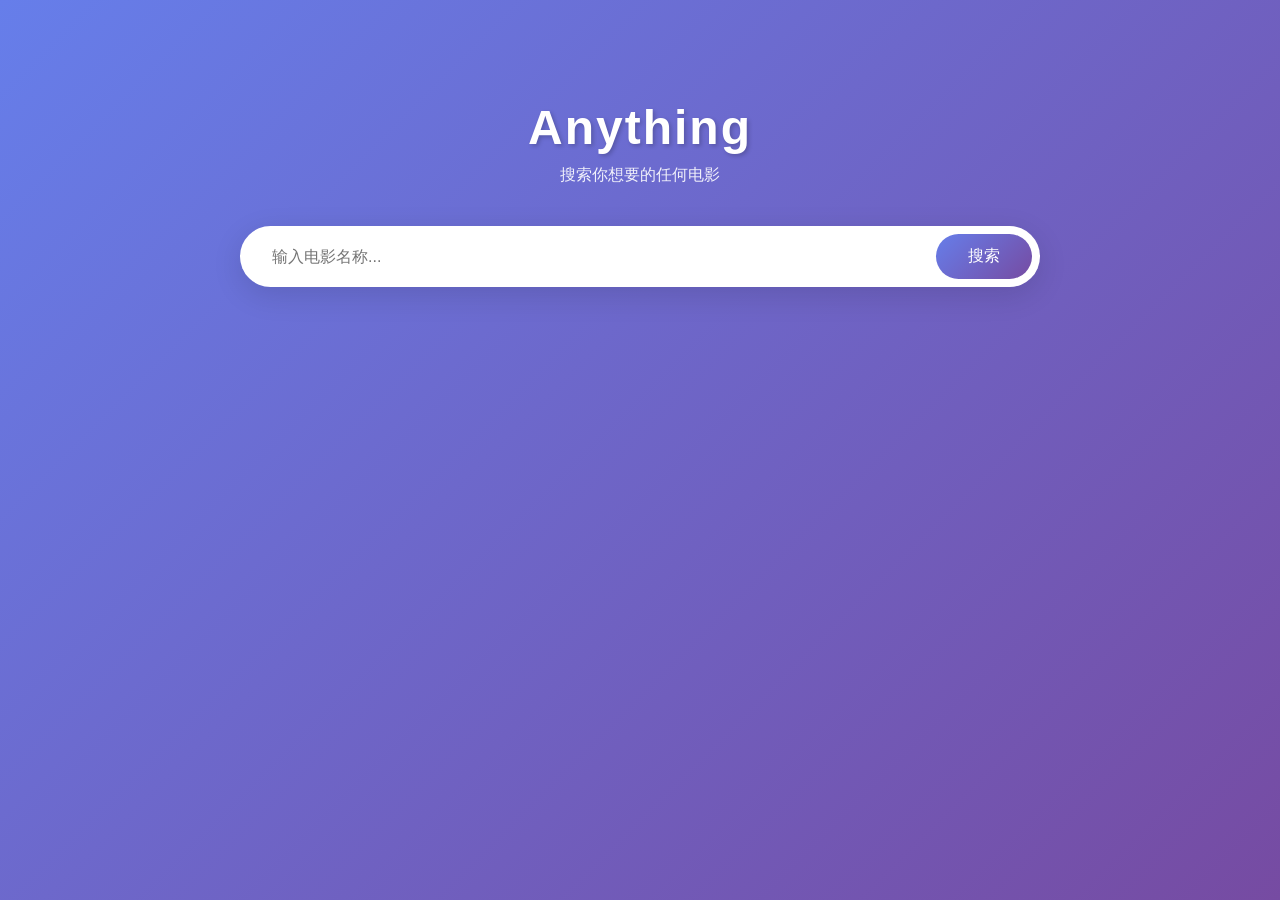
<file: index.html>
<!DOCTYPE html>
<html lang="zh-CN">
<head>
    <meta charset="UTF-8">
    <meta name="viewport" content="width=device-width, initial-scale=1.0">
    <title>Anything - 电影种子搜索</title>
    <style>
        * {
            margin: 0;
            padding: 0;
            box-sizing: border-box;
        }

        body {
            font-family: -apple-system, BlinkMacSystemFont, 'Segoe UI', 'PingFang SC', 'Hiragino Sans GB', 'Microsoft YaHei', sans-serif;
            background: linear-gradient(135deg, #667eea 0%, #764ba2 100%);
            min-height: 100vh;
            display: flex;
            flex-direction: column;
            align-items: center;
            padding: 20px;
        }

        .container {
            width: 100%;
            max-width: 800px;
            margin-top: 80px;
        }

        .logo {
            text-align: center;
            margin-bottom: 40px;
        }

        .logo h1 {
            color: white;
            font-size: 48px;
            font-weight: 700;
            letter-spacing: 2px;
            text-shadow: 2px 2px 4px rgba(0,0,0,0.2);
        }

        .logo p {
            color: rgba(255, 255, 255, 0.9);
            font-size: 16px;
            margin-top: 10px;
        }

        .search-box {
            background: white;
            border-radius: 50px;
            padding: 8px;
            box-shadow: 0 8px 30px rgba(0,0,0,0.12);
            display: flex;
            margin-bottom: 30px;
        }

        #searchInput {
            flex: 1;
            border: none;
            outline: none;
            padding: 12px 24px;
            font-size: 16px;
            background: transparent;
        }

        #searchBtn {
            background: linear-gradient(135deg, #667eea 0%, #764ba2 100%);
            color: white;
            border: none;
            padding: 12px 32px;
            border-radius: 50px;
            font-size: 16px;
            cursor: pointer;
            transition: transform 0.2s;
            font-weight: 500;
        }

        #searchBtn:hover {
            transform: scale(1.05);
        }

        #searchBtn:active {
            transform: scale(0.95);
        }

        .results {
            background: white;
            border-radius: 12px;
            padding: 24px;
            box-shadow: 0 8px 30px rgba(0,0,0,0.12);
            display: none;
        }

        .results.show {
            display: block;
        }

        .results-header {
            font-size: 18px;
            font-weight: 600;
            color: #333;
            margin-bottom: 20px;
            padding-bottom: 12px;
            border-bottom: 2px solid #f0f0f0;
        }

        .result-item {
            padding: 16px;
            border-bottom: 1px solid #f0f0f0;
            transition: background 0.2s;
        }

        .result-item:last-child {
            border-bottom: none;
        }

        .result-item:hover {
            background: #f8f9fa;
            border-radius: 8px;
        }

        .result-title {
            font-size: 16px;
            color: #333;
            margin-bottom: 8px;
            font-weight: 500;
        }

        .result-info {
            display: flex;
            gap: 16px;
            font-size: 14px;
            color: #666;
            margin-bottom: 8px;
        }

        .result-link {
            display: inline-block;
            color: #667eea;
            text-decoration: none;
            font-size: 14px;
            padding: 6px 16px;
            border: 1px solid #667eea;
            border-radius: 20px;
            transition: all 0.2s;
        }

        .result-link:hover {
            background: #667eea;
            color: white;
        }

        .no-results {
            text-align: center;
            padding: 40px;
            color: #999;
            font-size: 16px;
        }

        .loading {
            text-align: center;
            padding: 40px;
            color: #667eea;
            font-size: 16px;
        }

        @media (max-width: 600px) {
            .container {
                margin-top: 40px;
            }

            .logo h1 {
                font-size: 36px;
            }

            .search-box {
                flex-direction: column;
                border-radius: 12px;
                padding: 12px;
            }

            #searchInput {
                margin-bottom: 8px;
            }

            #searchBtn {
                width: 100%;
                border-radius: 8px;
            }

            .result-info {
                flex-direction: column;
                gap: 4px;
            }
        }
    </style>
</head>
<body>
    <div class="container">
        <div class="logo">
            <h1>Anything</h1>
            <p>搜索你想要的任何电影</p>
        </div>

        <div class="search-box">
            <input type="text" id="searchInput" placeholder="输入电影名称..." />
            <button id="searchBtn">搜索</button>
        </div>

        <div id="results" class="results">
            <div class="results-header">搜索结果</div>
            <div id="resultsList"></div>
        </div>
    </div>

    <script>
        const searchInput = document.getElementById('searchInput');
        const searchBtn = document.getElementById('searchBtn');
        const results = document.getElementById('results');
        const resultsList = document.getElementById('resultsList');

        // 模拟搜索功能（实际需要后端API）
        function searchMovies(query) {
            // 显示加载状态
            results.classList.add('show');
            resultsList.innerHTML = '<div class="loading">正在搜索...</div>';

            // 模拟API延迟
            setTimeout(() => {
                // 模拟搜索结果数据
                const mockResults = [
                    {
                        title: `${query} (2023) 4K HDR`,
                        size: '8.5 GB',
                        seeders: '125',
                        leechers: '23',
                        magnetLink: 'magnet:?xt=urn:btih:example1'
                    },
                    {
                        title: `${query} (2023) 1080p BluRay`,
                        size: '2.3 GB',
                        seeders: '456',
                        leechers: '89',
                        magnetLink: 'magnet:?xt=urn:btih:example2'
                    },
                    {
                        title: `${query} (2023) 720p WEB-DL`,
                        size: '1.2 GB',
                        seeders: '234',
                        leechers: '45',
                        magnetLink: 'magnet:?xt=urn:btih:example3'
                    }
                ];

                if (mockResults.length > 0) {
                    resultsList.innerHTML = mockResults.map(item => `
                        <div class="result-item">
                            <div class="result-title">${item.title}</div>
                            <div class="result-info">
                                <span>大小: ${item.size}</span>
                                <span>做种: ${item.seeders}</span>
                                <span>下载: ${item.leechers}</span>
                            </div>
                            <a href="${item.magnetLink}" class="result-link">磁力链接</a>
                        </div>
                    `).join('');
                } else {
                    resultsList.innerHTML = '<div class="no-results">未找到相关结果</div>';
                }
            }, 800);
        }

        // 搜索按钮点击事件
        searchBtn.addEventListener('click', () => {
            const query = searchInput.value.trim();
            if (query) {
                searchMovies(query);
            }
        });

        // 回车键搜索
        searchInput.addEventListener('keypress', (e) => {
            if (e.key === 'Enter') {
                const query = searchInput.value.trim();
                if (query) {
                    searchMovies(query);
                }
            }
        });
    </script>
</body>
</html>
</file>
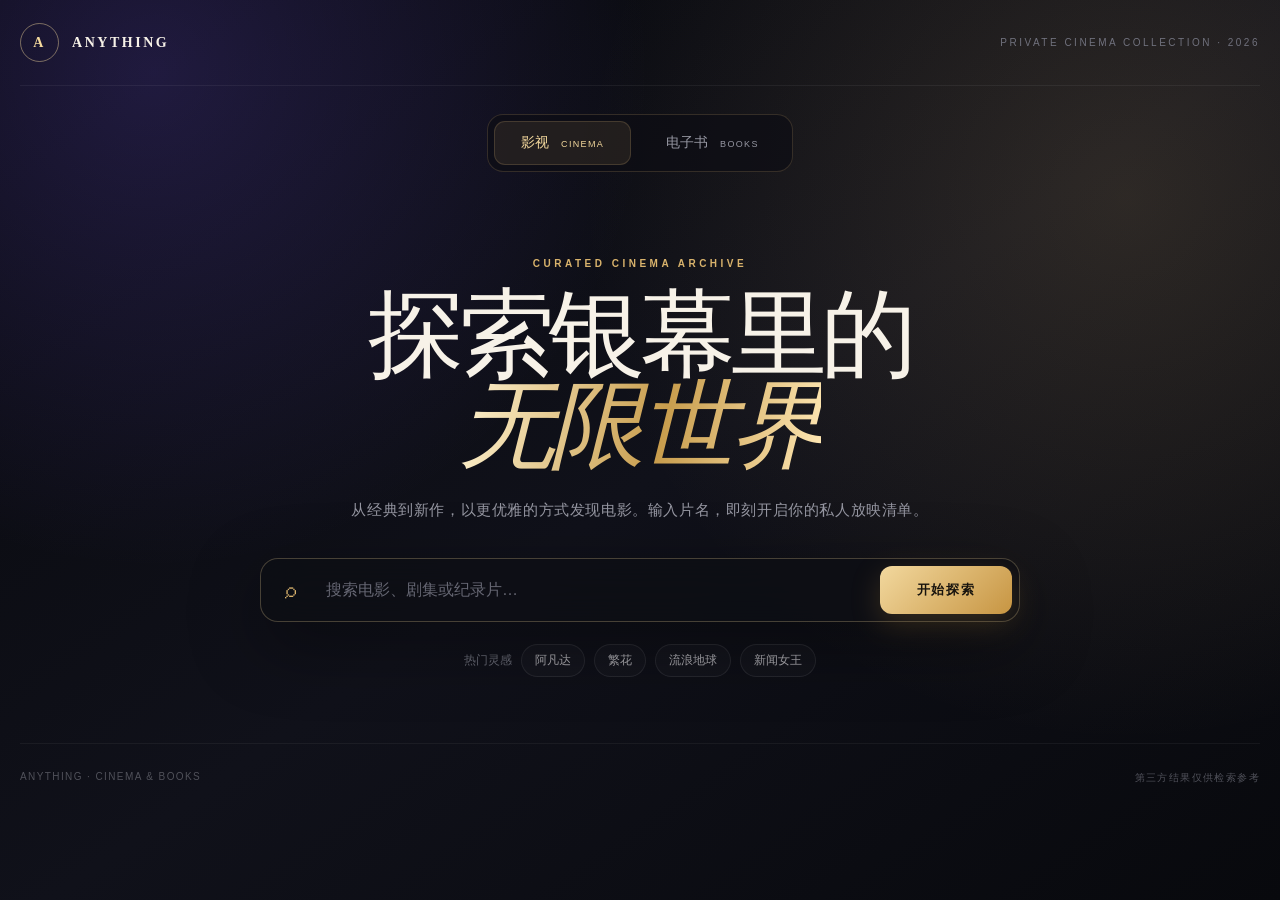
<file: frontend/index.html>
<!DOCTYPE html>
<html lang="zh-CN">
<head>
  <meta charset="UTF-8">
  <meta name="viewport" content="width=device-width, initial-scale=1.0">
  <meta name="theme-color" content="#08090d">
  <title>Anything — 影视与电子书典藏</title>
  <link rel="stylesheet" href="assets/styles.css">
</head>
<body>
  <main class="shell">
    <nav class="topbar"><a class="brand" href="#top"><span class="brand-mark">A</span><span>ANYTHING</span></a><span class="top-meta">Private Cinema Collection · 2026</span></nav>
    <div class="collection-tabs" role="tablist" aria-label="资源分类">
      <button class="collection-tab" id="moviesTab" type="button" role="tab" aria-selected="true" aria-controls="moviesPanel">影视 <span>CINEMA</span></button>
      <button class="collection-tab" id="booksTab" type="button" role="tab" aria-selected="false" aria-controls="booksPanel" tabindex="-1">电子书 <span>BOOKS</span></button>
    </div>
    <div id="moviesPanel" role="tabpanel" aria-labelledby="moviesTab">
    <section class="hero" id="top">
      <p class="eyebrow">Curated cinema archive</p>
      <h1>探索银幕里的<br><em>无限世界</em></h1>
      <p class="hero-copy">从经典到新作，以更优雅的方式发现电影。输入片名，即刻开启你的私人放映清单。</p>
      <form class="search-form" id="searchForm" role="search">
        <span class="search-icon" aria-hidden="true">⌕</span>
        <input id="searchInput" type="search" maxlength="80" autocomplete="off" placeholder="搜索电影、剧集或纪录片…" aria-label="电影名称">
        <button id="searchBtn" type="submit">开始探索</button>
      </form>
      <div class="suggestions"><span>热门灵感</span><button class="suggestion" data-query="阿凡达" type="button">阿凡达</button><button class="suggestion" data-query="繁花" type="button">繁花</button><button class="suggestion" data-query="流浪地球" type="button">流浪地球</button><button class="suggestion" data-query="新闻女王" type="button">新闻女王</button></div>
    </section>
    <section class="results" id="results" aria-live="polite">
      <header class="results-head"><div><p class="section-kicker">SEARCH COLLECTION</p><h2 class="results-title" id="resultsTitle">为你甄选</h2></div><span class="results-count" id="resultsCount"></span></header>
      <div class="note" id="resultsNote" hidden></div>
      <div class="grid" id="resultsGrid"></div>
      <nav class="pagination" id="pagination" aria-label="搜索结果分页"></nav>
    </section>
    </div>
    <div id="booksPanel" role="tabpanel" aria-labelledby="booksTab" hidden>
      <section class="hero books-hero">
        <p class="eyebrow">A library of possibilities</p>
        <h1>翻开书页里的<br><em>无限世界</em></h1>
        <p class="hero-copy">从文学经典到知识新境，寻找下一本值得收藏的好书。输入书名，探索你的私人书架。</p>
        <form class="search-form" id="bookSearchForm" role="search" aria-label="电子书搜索">
          <span class="search-icon" aria-hidden="true">⌕</span>
          <input class="book-search-input" id="bookSearchInput" type="search" maxlength="80" autocomplete="off" placeholder="输入书名或作者…" aria-label="书名或作者" required>
          <button class="book-search-button" id="bookSearchBtn" type="submit">搜索电子书</button>
        </form>
        <div class="suggestions"><span>经典书架</span><button class="book-suggestion suggestion" data-query="红楼梦" type="button">红楼梦</button><button class="book-suggestion suggestion" data-query="西游记" type="button">西游记</button><button class="book-suggestion suggestion" data-query="Pride and Prejudice" type="button">Pride and Prejudice</button></div>
        <p class="book-demo-notice" id="bookDemoNotice">前端演示 · 后端尚未接入。示例仅用于预览搜索与下载入口，不提供真实下载。</p>
      </section>
      <section class="results show book-results" id="bookResults" aria-live="polite" aria-busy="false">
        <header class="results-head"><div><p class="section-kicker">YOUR READING COLLECTION</p><h2 class="results-title" id="bookResultsTitle">发现下一本好书</h2></div><span class="results-count" id="bookResultsCount"></span></header>
        <div class="grid" id="bookResultsGrid"><div class="status"><strong aria-hidden="true">阅</strong><h3>你的书架，从一次搜索开始</h3><p>输入书名，或点击上方经典书目体验演示。</p></div></div>
        <nav class="pagination" id="bookPagination" aria-label="电子书搜索结果分页"></nav>
      </section>
    </div>
    <footer class="footer"><span>Anything · Cinema &amp; Books</span><span>第三方结果仅供检索参考</span></footer>
  </main>
  <div class="resource-modal" id="resourceModal" hidden>
    <div class="resource-backdrop" data-modal-close></div>
    <section class="resource-dialog" role="dialog" aria-modal="true" aria-labelledby="resourceModalTitle" tabindex="-1">
      <header class="resource-dialog-head">
        <div><p class="section-kicker">ALL DOWNLOADS</p><h2 id="resourceModalTitle">全部可用资源</h2><p id="resourceModalCount"></p></div>
        <button class="resource-close" id="resourceModalClose" type="button" aria-label="关闭全部资源窗口">×</button>
      </header>
      <div class="resource-list" id="resourceModalList"></div>
    </section>
  </div>
  <script src="assets/app.js" defer></script>
  <script src="assets/books.js" defer></script>
</body>
</html>
</file>
<file: frontend/assets/styles.css>
:root { --bg:#08090d; --panel:#151720; --gold:#d9b36c; --gold2:#f4d99d; --text:#f7f2e8; --muted:#9697a2; --line:rgba(224,190,121,.18); }
    * { box-sizing:border-box; }
    [hidden] { display:none!important; }
    .collection-tabs { display:flex; justify-content:center; gap:8px; margin:28px auto 0; padding:6px; width:fit-content; max-width:100%; border:1px solid var(--line); border-radius:16px; background:rgba(13,14,20,.7); }
    .collection-tab { padding:12px 26px; color:var(--muted); border:1px solid transparent; border-radius:11px; background:transparent; cursor:pointer; font-size:14px; }
    .collection-tab span { margin-left:8px; font-size:9px; letter-spacing:.15em; }
    .collection-tab[aria-selected="true"] { color:var(--gold2); border-color:var(--line); background:rgba(217,179,108,.1); }
    .collection-tab:hover { color:var(--text); }
    .books-hero { padding-top:65px; }
    .book-search-input { min-width:0; flex:1; padding:15px 6px; color:var(--text); border:0; background:transparent; font-size:16px; }
    .book-search-input::placeholder { color:#656672; }
    .book-search-button { flex-shrink:0; padding:15px 22px; border:0; border-radius:12px; color:#17130d; background:linear-gradient(135deg,#f2d89e,#c79542); cursor:pointer; font-size:13px; font-weight:800; }
    .book-search-button:disabled { cursor:wait; opacity:.6; }
    .book-demo-notice { max-width:700px; margin:22px auto 0; color:var(--muted); font-size:12px; line-height:1.7; }
    .book-cover { min-height:250px; padding:28px; display:flex; flex-direction:column; justify-content:space-between; gap:22px; border-left:9px solid rgba(217,179,108,.2); background:radial-gradient(ellipse at top right,rgba(217,179,108,.17),transparent 70%),linear-gradient(135deg,#232936,#12151d); }
    .book-cover h3 { margin:0; color:var(--gold2); font:400 30px/1.35 Georgia,"Noto Serif SC",serif; overflow-wrap:anywhere; }
    .book-cover-label { color:var(--gold); font-size:9px; letter-spacing:.25em; }
    .book-cover-author { color:#bab8b3; font-size:13px; }
    .book-meta { color:var(--muted); font-size:12px; line-height:1.6; overflow-wrap:anywhere; }
    .book-description { color:#bebbc0; font-size:13px; line-height:1.8; }
    .book-demo-download { color:#89868b; text-align:left; cursor:not-allowed; }
    .book-card .download b { white-space:nowrap; }
    @media(max-width:620px) { .collection-tab{padding:11px 20px}.collection-tab span{display:none}.books-hero{padding-top:48px}.book-search-button{padding:14px 12px}.book-search-input{font-size:14px;padding-left:12px} }
    html { scroll-behavior:smooth; }
    body { margin:0; min-height:100vh; color:var(--text); font-family:Inter,"PingFang SC","Microsoft YaHei",sans-serif; background:radial-gradient(circle at 12% 8%,rgba(125,92,255,.2),transparent 31rem),radial-gradient(circle at 88% 22%,rgba(217,179,108,.15),transparent 34rem),linear-gradient(145deg,#07080c,#10111a 52%,#08090d); }
    body:before { content:""; position:fixed; inset:0; pointer-events:none; opacity:.2; background-image:linear-gradient(rgba(255,255,255,.025) 1px,transparent 1px),linear-gradient(90deg,rgba(255,255,255,.025) 1px,transparent 1px); background-size:48px 48px; mask-image:linear-gradient(to bottom,#000,transparent 72%); }
    button,input { font:inherit; }
    .shell { position:relative; z-index:1; width:min(1240px,calc(100% - 40px)); margin:auto; }
    .topbar { height:86px; display:flex; align-items:center; justify-content:space-between; border-bottom:1px solid rgba(255,255,255,.06); }
    .brand { display:flex; align-items:center; gap:13px; color:var(--text); text-decoration:none; font:600 14px Georgia,serif; letter-spacing:.18em; }
    .brand-mark { width:39px; height:39px; display:grid; place-items:center; border:1px solid rgba(244,217,157,.45); border-radius:50%; color:var(--gold2); }
    .top-meta { color:#70717d; font-size:10px; letter-spacing:.25em; text-transform:uppercase; }
    .hero { min-height:510px; padding:86px 0 66px; text-align:center; }
    .eyebrow,.section-kicker { margin:0 0 20px; color:var(--gold); font-size:10px; font-weight:800; letter-spacing:.35em; text-transform:uppercase; }
    h1 { margin:0; font:400 clamp(3.3rem,7.5vw,6.8rem)/.95 Georgia,"Noto Serif SC",serif; letter-spacing:-.055em; }
    h1 em { color:transparent; background:linear-gradient(100deg,#fff3d0,#c89d4d 56%,#ffe8b5); background-clip:text; font-style:italic; }
    .hero-copy { max-width:590px; margin:25px auto 35px; color:var(--muted); font-size:15px; line-height:1.8; letter-spacing:.04em; }
    .search-form { width:min(760px,100%); margin:auto; padding:7px; display:flex; align-items:center; gap:8px; border:1px solid rgba(244,217,157,.25); border-radius:18px; background:rgba(13,14,20,.8); box-shadow:0 22px 70px rgba(0,0,0,.38); backdrop-filter:blur(18px); }
    .search-icon { width:44px; color:var(--gold); font-size:22px; }
    #searchInput { min-width:0; flex:1; padding:15px 6px; color:var(--text); border:0; outline:0; background:transparent; font-size:16px; }
    #searchInput::placeholder { color:#656672; }
    #searchBtn { min-width:132px; padding:15px 22px; border:0; border-radius:12px; color:#17130d; background:linear-gradient(135deg,#f2d89e,#c79542); box-shadow:0 9px 30px rgba(201,151,66,.22); cursor:pointer; font-size:13px; font-weight:800; letter-spacing:.13em; transition:.25s; }
    #searchBtn:hover { transform:translateY(-2px); filter:brightness(1.08); }
    #searchBtn:disabled { cursor:wait; filter:saturate(.4); transform:none; }
    .suggestions { margin-top:22px; display:flex; align-items:center; justify-content:center; flex-wrap:wrap; gap:9px; }
    .suggestions>span { color:#666873; font-size:12px; }
    .suggestion { padding:7px 13px; color:#aaa9ae; border:1px solid rgba(255,255,255,.08); border-radius:999px; background:rgba(255,255,255,.025); cursor:pointer; font-size:12px; }
    .suggestion:hover { color:var(--gold2); border-color:var(--line); }
    .results { display:none; padding:14px 0 86px; animation:rise .5s ease both; }
    .results.show { display:block; }
    .results-head { padding:25px 0 21px; display:flex; align-items:end; justify-content:space-between; gap:20px; border-top:1px solid var(--line); }
    .section-kicker { margin-bottom:8px; }
    .results-title { margin:0; font:400 clamp(1.8rem,4vw,2.75rem) Georgia,"Noto Serif SC",serif; }
    .results-count { color:#777986; font-size:13px; white-space:nowrap; }
    .note { margin-bottom:20px; padding:12px 15px; color:#999aa4; border:1px solid rgba(255,255,255,.06); border-radius:11px; background:rgba(255,255,255,.025); font-size:12px; }
    .note:before { content:"✦"; margin-right:10px; color:var(--gold); }
    .grid { display:grid; grid-template-columns:repeat(3,minmax(0,1fr)); gap:24px; }
    .card { min-width:0; overflow:hidden; border:1px solid rgba(255,255,255,.08); border-radius:18px; background:linear-gradient(155deg,rgba(27,29,39,.97),rgba(13,14,20,.97)); box-shadow:0 16px 46px rgba(0,0,0,.22); transition:.3s; }
    .card:hover { transform:translateY(-7px); border-color:rgba(217,179,108,.35); box-shadow:0 26px 70px rgba(0,0,0,.42); }
    .poster-wrap { position:relative; height:260px; display:block; overflow:hidden; background:#0c0d13; }
    .poster { position:relative; z-index:1; width:100%; height:100%; display:block; object-fit:cover; transition:transform .65s; }
    .card:hover .poster { transform:scale(1.045); }
    .placeholder { position:absolute; inset:0; display:grid; place-items:center; color:rgba(244,217,157,.58); background:radial-gradient(circle at 50% 35%,rgba(125,92,255,.24),transparent 35%),linear-gradient(145deg,#171824,#0d0e14); font:italic 54px Georgia,serif; }
    .shade { position:absolute; z-index:2; inset:0; background:linear-gradient(to top,rgba(8,9,13,.75),transparent 50%); pointer-events:none; }
    .badge { position:absolute; z-index:3; top:14px; left:14px; padding:7px 10px; color:#fff2d2; border:1px solid rgba(255,255,255,.18); border-radius:999px; background:rgba(8,9,13,.62); backdrop-filter:blur(10px); font-size:9px; font-weight:800; letter-spacing:.16em; }
    .card-body { padding:20px; }
    .index { margin-bottom:8px; color:var(--gold); font-size:9px; font-weight:800; letter-spacing:.2em; }
    .movie-title { min-height:54px; margin:0 0 17px; display:-webkit-box; overflow:hidden; color:#f5f0e8; font:400 20px/1.35 Georgia,"Noto Serif SC",serif; -webkit-box-orient:vertical; -webkit-line-clamp:2; }
    .downloads { min-height:75px; display:flex; flex-direction:column; gap:8px; }
    .download { min-width:0; display:flex; align-items:center; justify-content:space-between; gap:12px; color:#bebbc0; text-decoration:none; font-size:12px; transition:.2s; }
    .download { padding:10px 12px; border:1px solid rgba(255,255,255,.07); border-radius:9px; background:rgba(255,255,255,.025); }
    .download span:first-child { overflow:hidden; text-overflow:ellipsis; white-space:nowrap; }
    .download b { color:var(--gold); font-weight:500; }
    .download:hover { color:var(--text); border-color:rgba(217,179,108,.26); background:rgba(217,179,108,.06); }
    .empty { padding:13px 0; color:#62636d; font-size:12px; }
    .show-more { width:100%; padding:10px 12px; display:flex; align-items:center; justify-content:center; gap:7px; color:var(--gold2); border:1px solid rgba(217,179,108,.22); border-radius:9px; background:rgba(217,179,108,.06); cursor:pointer; font-size:11px; font-weight:800; letter-spacing:.12em; transition:.2s; }
    .show-more span { color:#85818a; font-weight:600; letter-spacing:.04em; }
    .show-more:hover { border-color:rgba(217,179,108,.48); background:rgba(217,179,108,.12); transform:translateY(-1px); }
    body.modal-open { overflow:hidden; }
    .resource-modal[hidden] { display:none!important; }
    .resource-modal { position:fixed; z-index:100; inset:0; display:grid; place-items:center; padding:24px; }
    .resource-backdrop { position:absolute; inset:0; background:rgba(3,4,7,.82); backdrop-filter:blur(10px); animation:fade-in .2s ease both; }
    .resource-dialog { position:relative; width:min(760px,100%); max-height:min(82vh,780px); overflow:hidden; display:flex; flex-direction:column; border:1px solid rgba(217,179,108,.28); border-radius:22px; outline:0; background:linear-gradient(155deg,#1b1d27,#0d0e14 72%); box-shadow:0 35px 100px rgba(0,0,0,.7); animation:modal-rise .25s ease both; }
    .resource-dialog-head { padding:25px 26px 20px; display:flex; align-items:flex-start; justify-content:space-between; gap:20px; border-bottom:1px solid rgba(255,255,255,.07); }
    .resource-dialog-head .section-kicker { margin-bottom:7px; }
    .resource-dialog-head h2 { margin:0; color:var(--text); font:400 clamp(1.45rem,4vw,2rem) Georgia,"Noto Serif SC",serif; }
    .resource-dialog-head p:last-child { margin:8px 0 0; color:#777986; font-size:12px; }
    .resource-close { width:40px; height:40px; flex:0 0 auto; display:grid; place-items:center; color:#b9b7ba; border:1px solid rgba(255,255,255,.1); border-radius:50%; background:rgba(255,255,255,.04); cursor:pointer; font-size:25px; line-height:1; }
    .resource-close:hover { color:var(--text); border-color:rgba(217,179,108,.35); background:rgba(217,179,108,.08); }
    .resource-list { min-height:0; padding:18px 20px 22px; overflow-y:auto; display:flex; flex-direction:column; gap:9px; overscroll-behavior:contain; scrollbar-color:#6c5a38 #111219; }
    .resource-item { min-width:0; padding:13px 14px; display:grid; grid-template-columns:36px minmax(0,1fr) auto; align-items:center; gap:12px; color:#c8c5c8; border:1px solid rgba(255,255,255,.075); border-radius:11px; background:rgba(255,255,255,.028); text-decoration:none; transition:.2s; }
    .resource-item:hover { color:var(--text); border-color:rgba(217,179,108,.3); background:rgba(217,179,108,.07); }
    .resource-order { color:#76747a; font:600 10px Georgia,serif; letter-spacing:.1em; }
    .resource-info { min-width:0; display:flex; flex-direction:column; gap:5px; }
    .resource-info strong { overflow:hidden; color:inherit; font-size:13px; font-weight:500; text-overflow:ellipsis; white-space:nowrap; }
    .resource-info small { color:#777986; font-size:9px; font-weight:800; letter-spacing:.16em; }
    .resource-item b { color:var(--gold); font-size:11px; font-weight:600; }
    .pagination { margin-top:34px; display:none; align-items:center; justify-content:center; gap:8px; }
    .pagination.show { display:flex; }
    .page { min-width:42px; height:42px; padding:0 14px; color:#a5a5ad; border:1px solid rgba(255,255,255,.08); border-radius:10px; background:rgba(255,255,255,.025); cursor:pointer; }
    .page:hover:not(:disabled),.page.active { color:#17130d; border-color:var(--gold); background:linear-gradient(135deg,#f2d89e,#c79542); }
    .page:disabled { opacity:.3; cursor:not-allowed; }
    .status { grid-column:1/-1; min-height:300px; padding:70px 20px; display:flex; flex-direction:column; align-items:center; justify-content:center; text-align:center; color:#858690; border:1px solid rgba(255,255,255,.06); border-radius:18px; background:rgba(255,255,255,.02); }
    .status strong { margin-bottom:12px; color:var(--gold); font:italic 48px Georgia,serif; }
    .status h3 { margin:0 0 8px; color:#ddd6cb; font:400 24px Georgia,serif; }
    .status p { margin:0; font-size:13px; line-height:1.7; }
    .skeleton { min-height:430px; border-radius:18px; background:linear-gradient(100deg,#11131a 20%,#1b1d26 45%,#11131a 70%); background-size:250% 100%; animation:shimmer 1.5s infinite; }
    .footer { padding:27px 0 40px; display:flex; justify-content:space-between; color:#50515a; border-top:1px solid rgba(255,255,255,.05); font-size:10px; letter-spacing:.14em; text-transform:uppercase; }
    :focus-visible { outline:2px solid var(--gold2); outline-offset:3px; }
    @keyframes shimmer { to { background-position:-250% 0; } }
    @keyframes rise { from { opacity:0; transform:translateY(16px); } }
    @keyframes fade-in { from { opacity:0; } }
    @keyframes modal-rise { from { opacity:0; transform:translateY(18px) scale(.985); } }
    @media(max-width:900px) { .grid { grid-template-columns:repeat(2,minmax(0,1fr)); } }
    @media(max-width:620px) { .shell{width:calc(100% - 24px)} .topbar{height:72px}.top-meta{display:none}.hero{padding:62px 0 52px}.hero-copy{font-size:13px}.search-icon{display:none}#searchInput{padding-left:12px;font-size:14px}#searchBtn{min-width:96px;padding:14px 12px;letter-spacing:.07em}.results-head{align-items:start;flex-direction:column}.grid{grid-template-columns:1fr;gap:16px}.poster-wrap{height:310px}.movie-title{min-height:auto}.footer{gap:12px;flex-direction:column}.page{min-width:38px;height:38px;padding:0 10px}.resource-modal{padding:10px}.resource-dialog{max-height:90vh;border-radius:17px}.resource-dialog-head{padding:20px 18px 16px}.resource-list{padding:14px 12px 18px}.resource-item{grid-template-columns:28px minmax(0,1fr) auto;padding:12px 10px;gap:8px}.resource-close{width:36px;height:36px} }
    @media(prefers-reduced-motion:reduce) { *,*:before,*:after { scroll-behavior:auto!important; animation-duration:.01ms!important; transition-duration:.01ms!important; } }
/* Ebook specific card layout */
.book-card {
  display: flex;
  flex-direction: column;
}
.book-cover-wrap {
  position: relative;
  height: 240px;
  overflow: hidden;
  background: #0d0e14;
  display: flex;
  align-items: center;
  justify-content: center;
  border-bottom: 1px solid rgba(255, 255, 255, 0.06);
}
.book-cover-image {
  width: 100%;
  height: 100%;
  object-fit: contain;
  background: #090a0f;
  transition: transform 0.4s ease;
}
.book-card:hover .book-cover-image {
  transform: scale(1.03);
}
.book-cover-placeholder {
  width: 100%;
  height: 100%;
  display: flex;
  flex-direction: column;
  align-items: center;
  justify-content: center;
  gap: 12px;
  background: radial-gradient(circle at 50% 35%, rgba(217, 179, 108, 0.15), transparent 45%), linear-gradient(145deg, #171824, #0d0e14);
}
.book-cover-placeholder strong {
  font: 400 38px Georgia, "Noto Serif SC", serif;
  color: var(--gold2);
}
.book-card-body {
  padding: 18px 20px 20px;
  display: flex;
  flex-direction: column;
  flex: 1;
}
.book-title {
  margin: 0 0 12px;
  font: 500 18px/1.4 Georgia, "Noto Serif SC", serif;
  color: #f7f2e8;
  display: -webkit-box;
  -webkit-line-clamp: 2;
  -webkit-box-orient: vertical;
  overflow: hidden;
  min-height: 50px;
}
.book-author, .book-format-size, .book-language {
  margin: 0 0 7px;
  font-size: 13px;
  line-height: 1.5;
  display: flex;
  align-items: baseline;
  overflow-wrap: anywhere;
}
.meta-label {
  color: var(--muted);
  flex-shrink: 0;
  width: 68px;
  font-size: 12px;
}
.meta-val {
  color: #ddd6cb;
  font-weight: 400;
}
.book-downloads {
  margin-top: auto;
  padding-top: 12px;
}
.book-download-link {
  color: var(--gold2);
}
</file>
